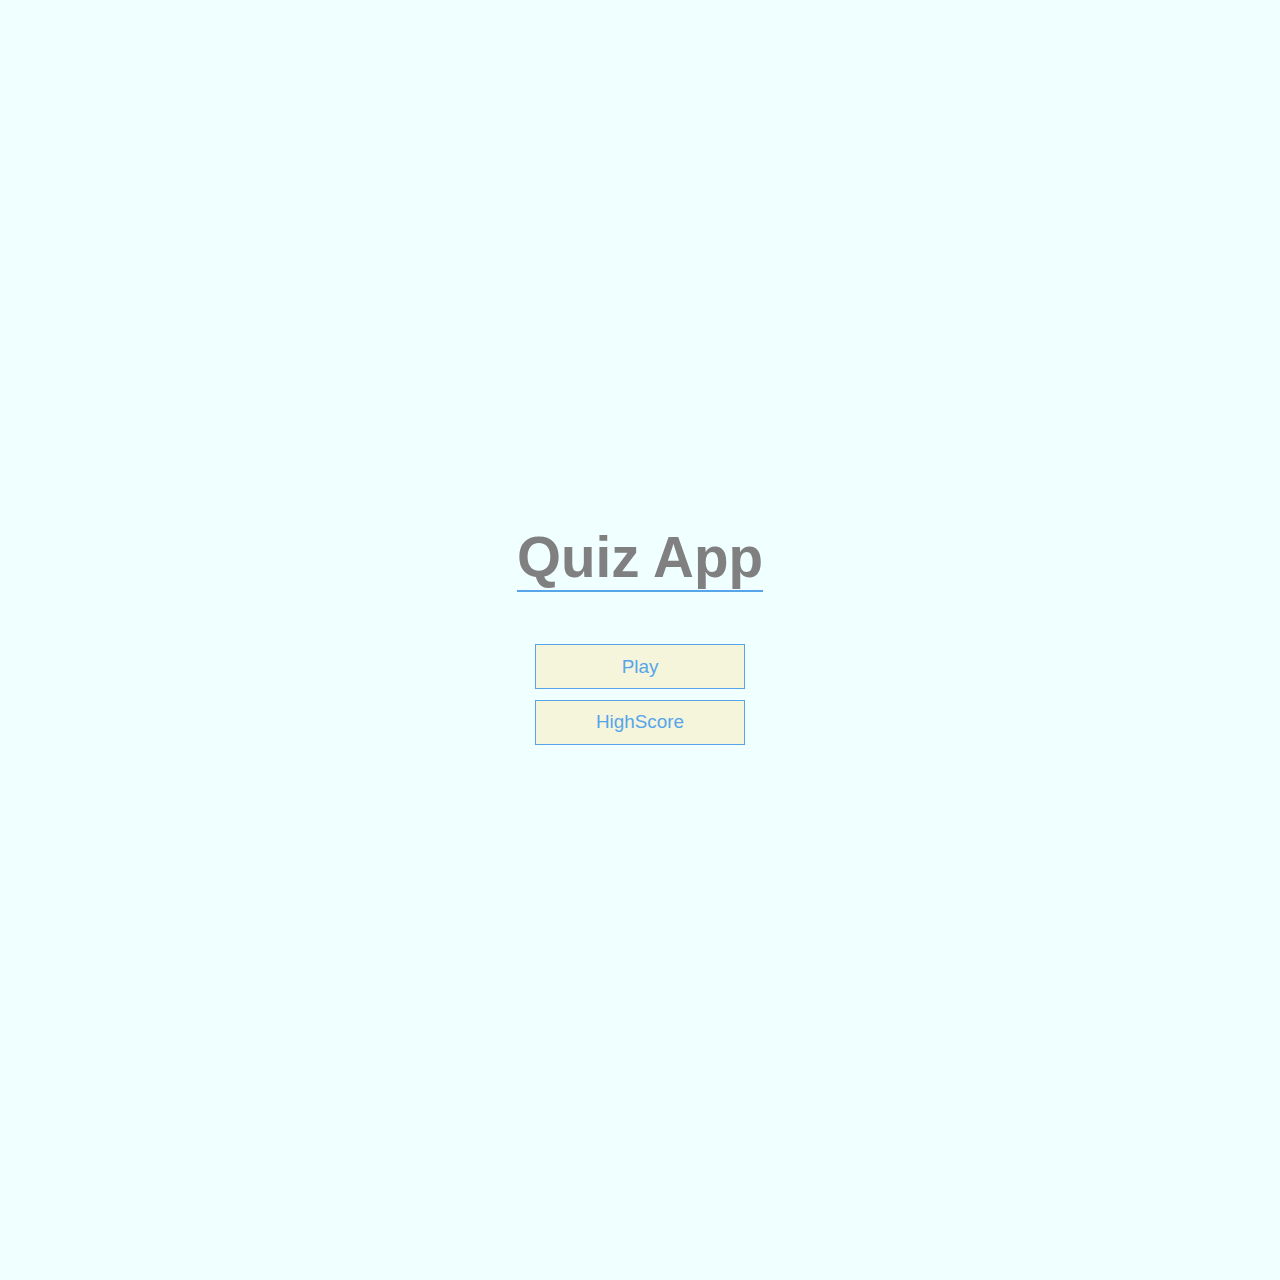
<file: E-learning Website/Web App/index.html>
<!DOCTYPE html>
<html lang="en">
<head>
    <meta charset="UTF-8">
    <meta name="viewport" content="width=device-width, initial-scale=1.0">
    <title>Quiz</title>
    <link rel="stylesheet" href="app.css">
</head>
<body>
    <div class="container">
        <div id="home" class="flex-center flex-column">
            <h1>Quiz App</h1>
            <a class="btn" href="game.html">Play</a>
            <a class="btn" href="highscore.html">HighScore</a>
        </div>
    </div>
</body>
</html>
</file>
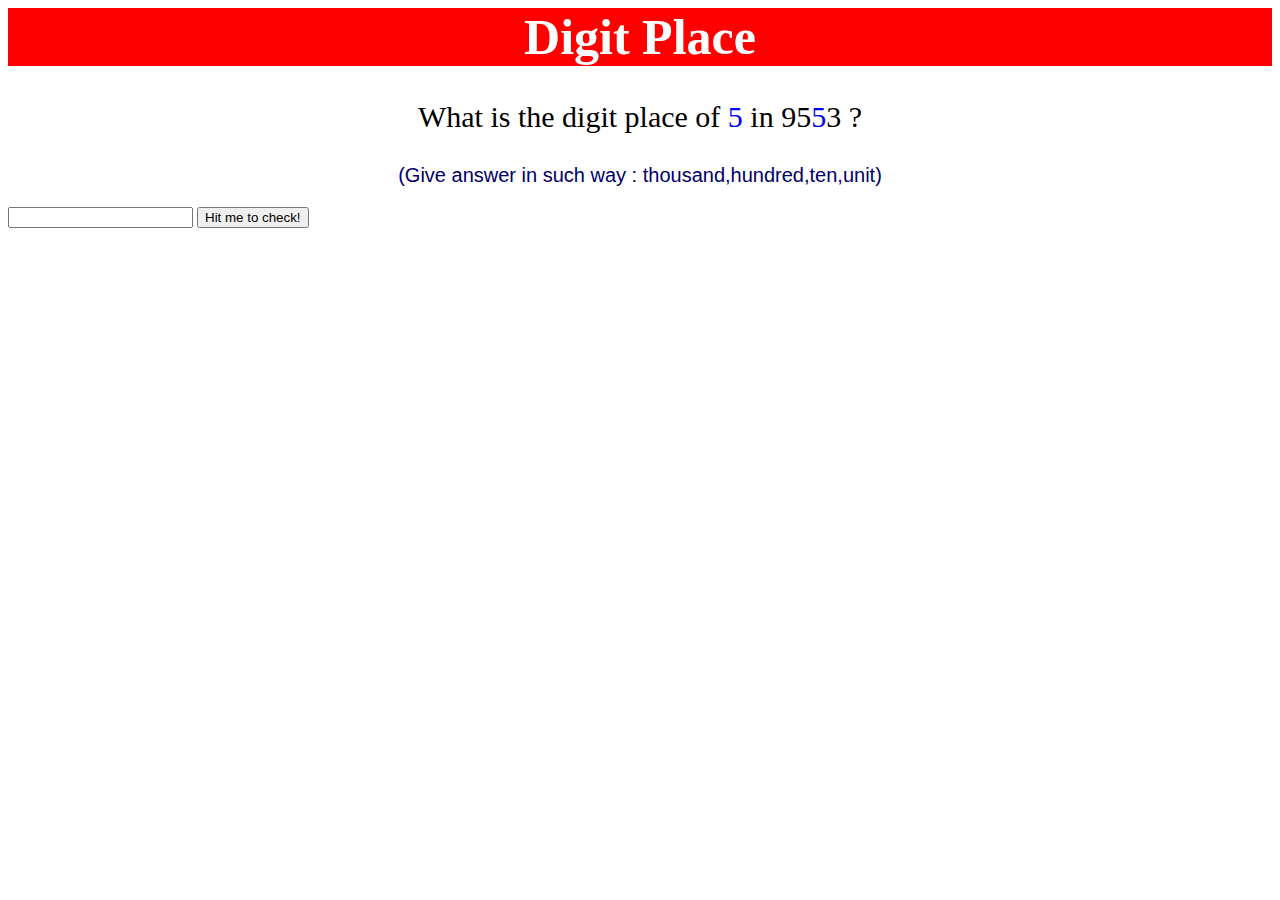
<file: E-learning Website/Second Standard/Digit_Place.html>
<!-- 
Open it in Google Chrome.
 -->
<html>
<head>
<title>Home Page</title>
<link rel="stylesheet" href="f.css"></link>

</head>
<body>
<h1 align="Center" id="s">Digit Place</h1>
<p id="b" align="center"></p>
<p id="y" align="center"></p>
<p id="op" align="center"></p>
<input type="text" id='ans'>
<script>
function getRandomInt(min,max)
{
  return Math.floor(Math.random()*(max-min+1))+min;
}
	var a = getRandomInt(100,9999),atemp=a; 
	var t=atemp.toString().length;
	var arr=[];
	var temp,tmp,dig_place,res;
	if  (t==3){
	  		arr[0]="#";

		for (var i =t;i>0;i--){
		  	console.log(arr);
		 	arr[i]=atemp%10;
		 	atemp=Math.trunc(atemp/10);
		}
	}else{
		for (var i =t;i>0;i--){
		  	console.log(arr);
		 	arr[i-1]=atemp%10;
		 	atemp=Math.trunc(atemp/10);
		}
	}
	if (t==4){
		tmp=getRandomInt(0,t-1);
	}else{
		tmp=getRandomInt(1,t-1);
	}

	var Q=arr[tmp];
	dig_place=["thousand","hundred","ten","unit"];

//changes start

document.getElementById("b").innerHTML="What is the digit place of "+"<span style=\"color:blue\">"+Q+"</span>"+" in ";                     
var n;                                                                                                                                                                                                                              
if(t==3)
{
n=1;
}
else
{
n=0;
}
for(var j=n;j<=3;j++)
{
if(j==tmp)
{
document.getElementById("b").innerHTML+="<span style=\"color:blue\">"+arr[j]+"</span>";
}
else
{
document.getElementById("b").innerHTML+=arr[j];
}
}
document.getElementById("b").innerHTML+=" ?";

//changes end	
	
document.getElementById("y").innerHTML="(Give answer in such way : thousand,hundred,ten,unit)";
res=dig_place[tmp];
console.log("Res =>"+res)


function myfun(){
	var x =document.getElementById('ans').value;
	if (res==x){
		document.getElementById("op").innerHTML="Right Answer!!";
	}else{
		document.getElementById("op").innerHTML="Sorry, Wrong Answer";
	}
}
</script>
<button type="button" onclick="myfun()" align="center">Hit me to check!</button>
</body>
</html>
</file>
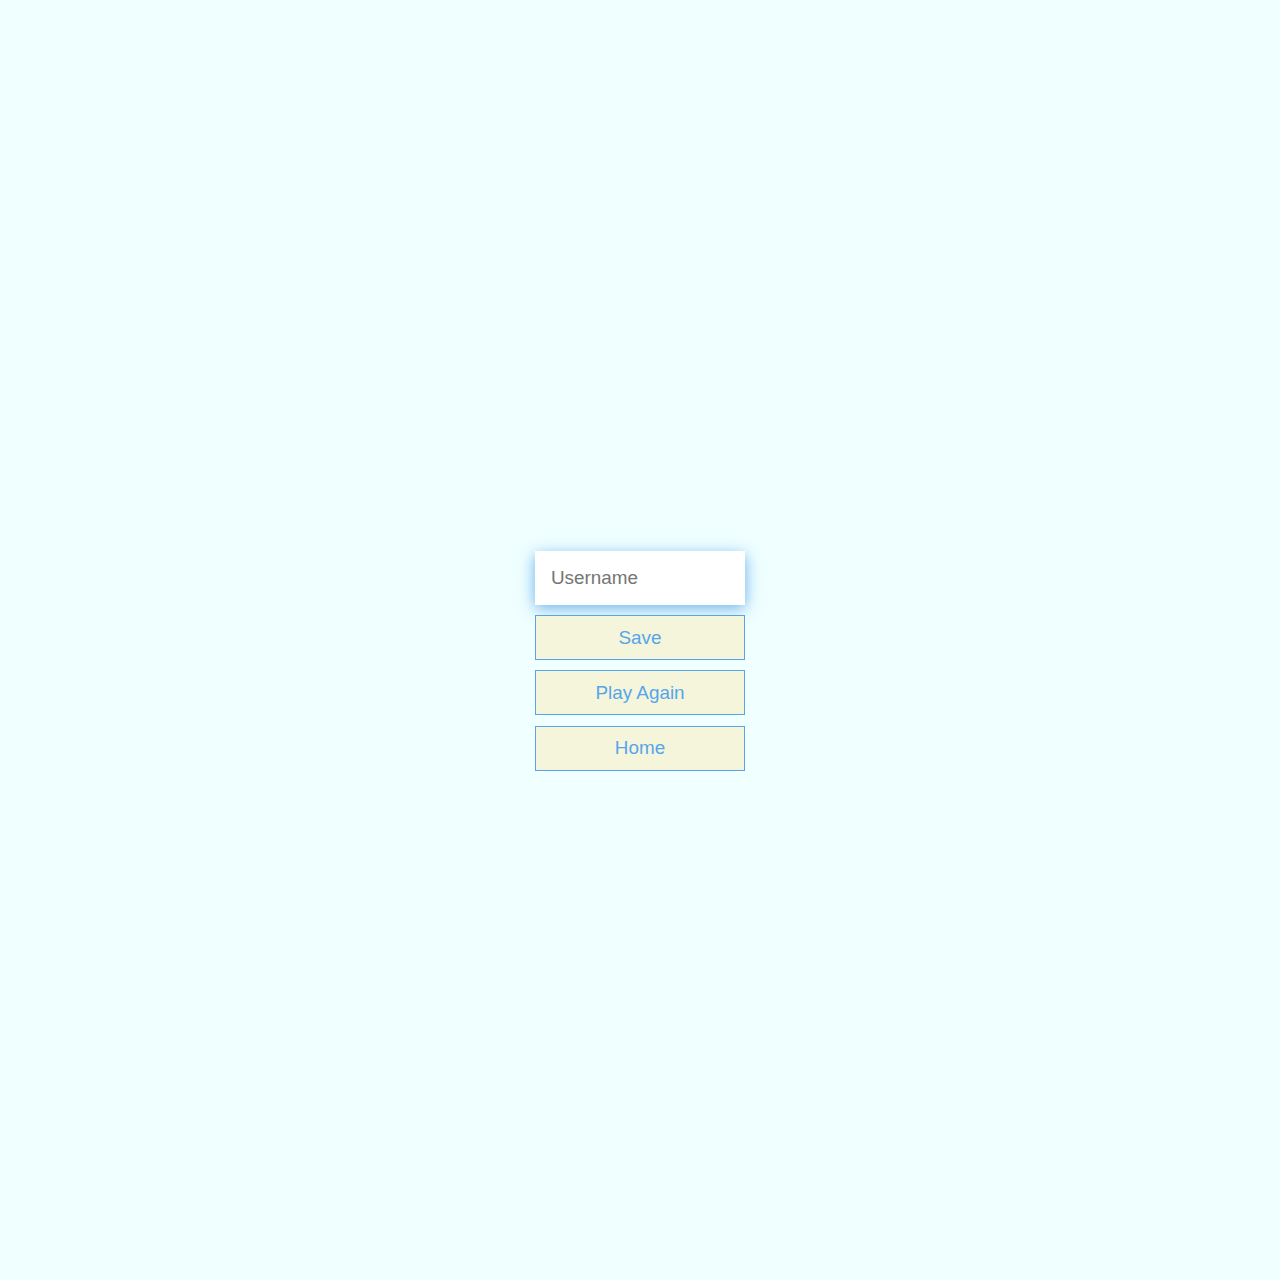
<file: E-learning Website/Web App/end.html>
<!DOCTYPE html>
<html lang="en">
<head>
    <meta charset="UTF-8">
    <meta name="viewport" content="width=device-width, initial-scale=1.0">
    <title>Final Score</title>
    <link rel="stylesheet" href="app.css">
</head>
<body>
    <div class="container">
        <div id="end" class="flex-center flex-column">
            <h1 id="finalscore">0</h1>
            <form action="">
                <input type="text" name="username" id="username" placeholder="Username">
                <button type="submit" class="btn" id="SaveBtn" onclick="saveHighScore(event)" disabled>
                    Save
                </button>
            </form>
            <a href="game.html" class="btn">Play Again</a>
            <a href="index.html" class="btn">Home</a>
        </div>
    </div>
    <script src="end.js"></script>
</body>
</html>
</file>
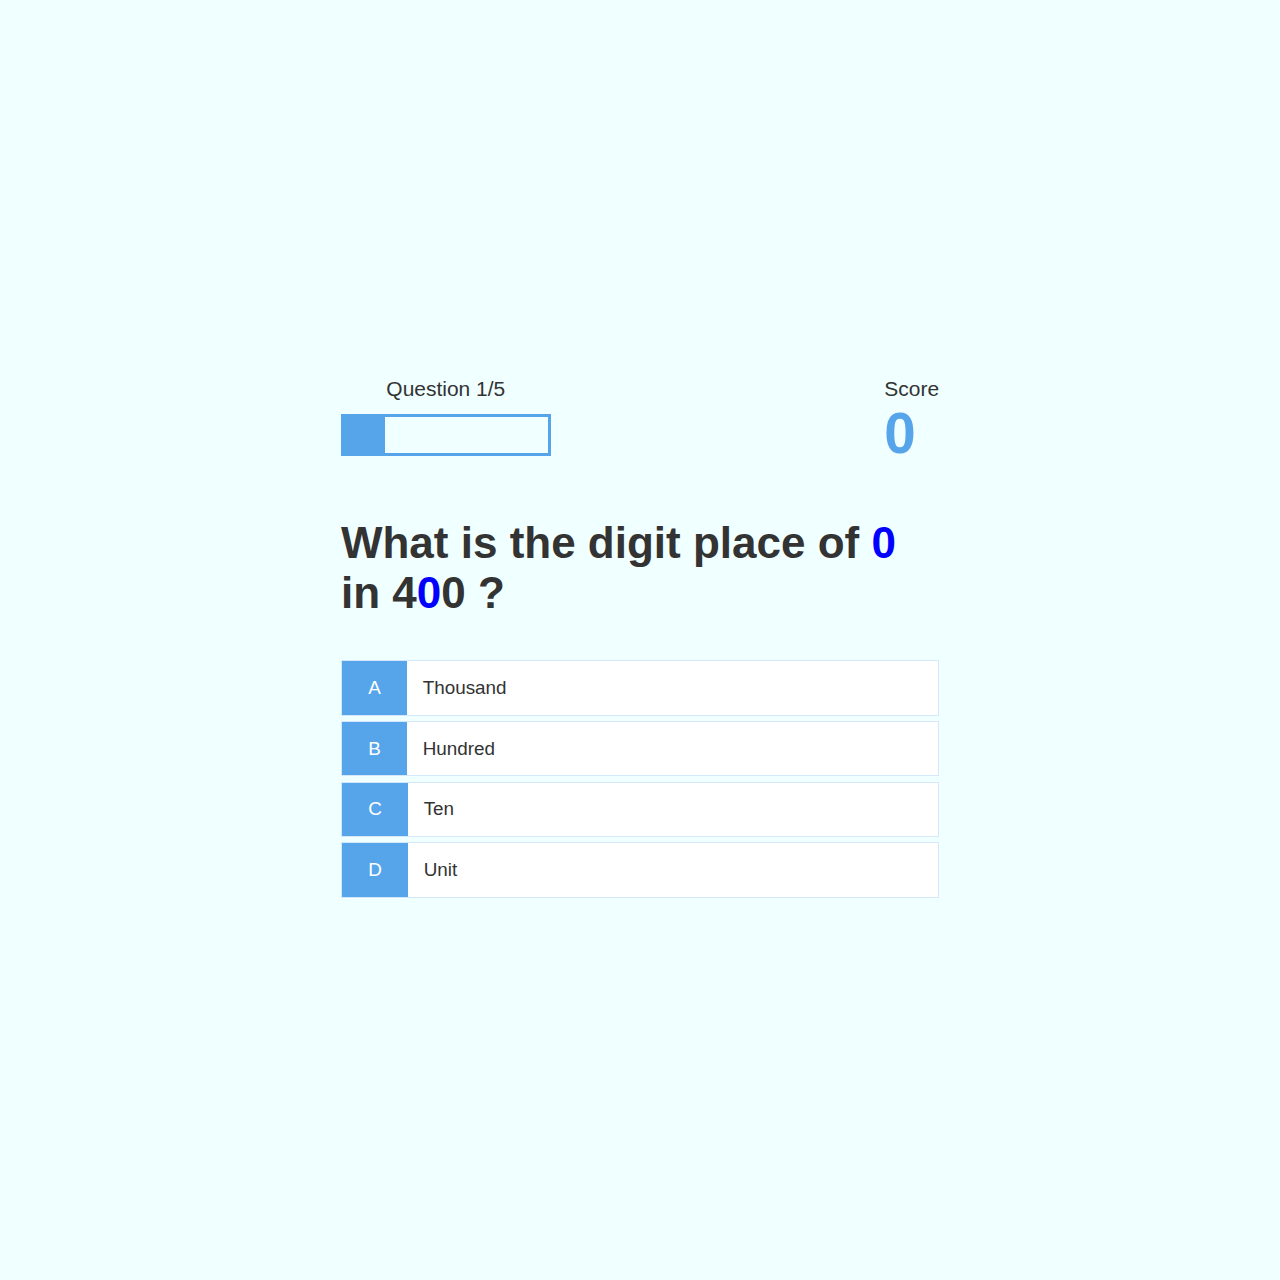
<file: E-learning Website/Web App/game.html>
<!DOCTYPE html>
<html lang="en">
<head>
    <meta charset="UTF-8">
    <meta name="viewport" content="width=device-width, initial-scale=1.0">
    <title>Game</title>
    <link rel="stylesheet" href="app.css">
    <link rel="stylesheet" href="game.css">
    
</head>
<body>
    <div class="container">
        <div id="game" class="justify-center flex-column">
            <div id="hud">
                <div id="hud-item">
                    <p id="ProgressText" class="hud-prefix">
                        Question
                    </p>
                    <div id="progress-bar">
                        <div id="progressBarFull">

                        </div>
                    </div>                        
                    </h1>
                </div>
                <div id="hud-item">
                    <p class="hud-prefix">
                        Score
                    </p>
                    <h1 class="hud-main-text" id="Score">
                        0
                    </h1>
                </div>
            </div>
            <h2 id="queID">What is answer to this question ?</h2>
            <div class="choice-container">
                <p class="choice-prefix">A</p>
                <p class="choice-text" data-no="1">CH 1</p>
            </div>
            <div class="choice-container">
                <p class="choice-prefix">B</p>
                <p class="choice-text" data-no="2">CH 2</p>
            </div>
            <div class="choice-container">
                <p class="choice-prefix">C</p>
                <p class="choice-text" data-no="3">CH 3</p>
            </div>
            <div class="choice-container">
                <p class="choice-prefix">D</p>
                <p class="choice-text" data-no="4">CH 4</p>
            </div>
        </div>
    </div>
    <script src="game.js"></script>
</body>
</html>
</file>
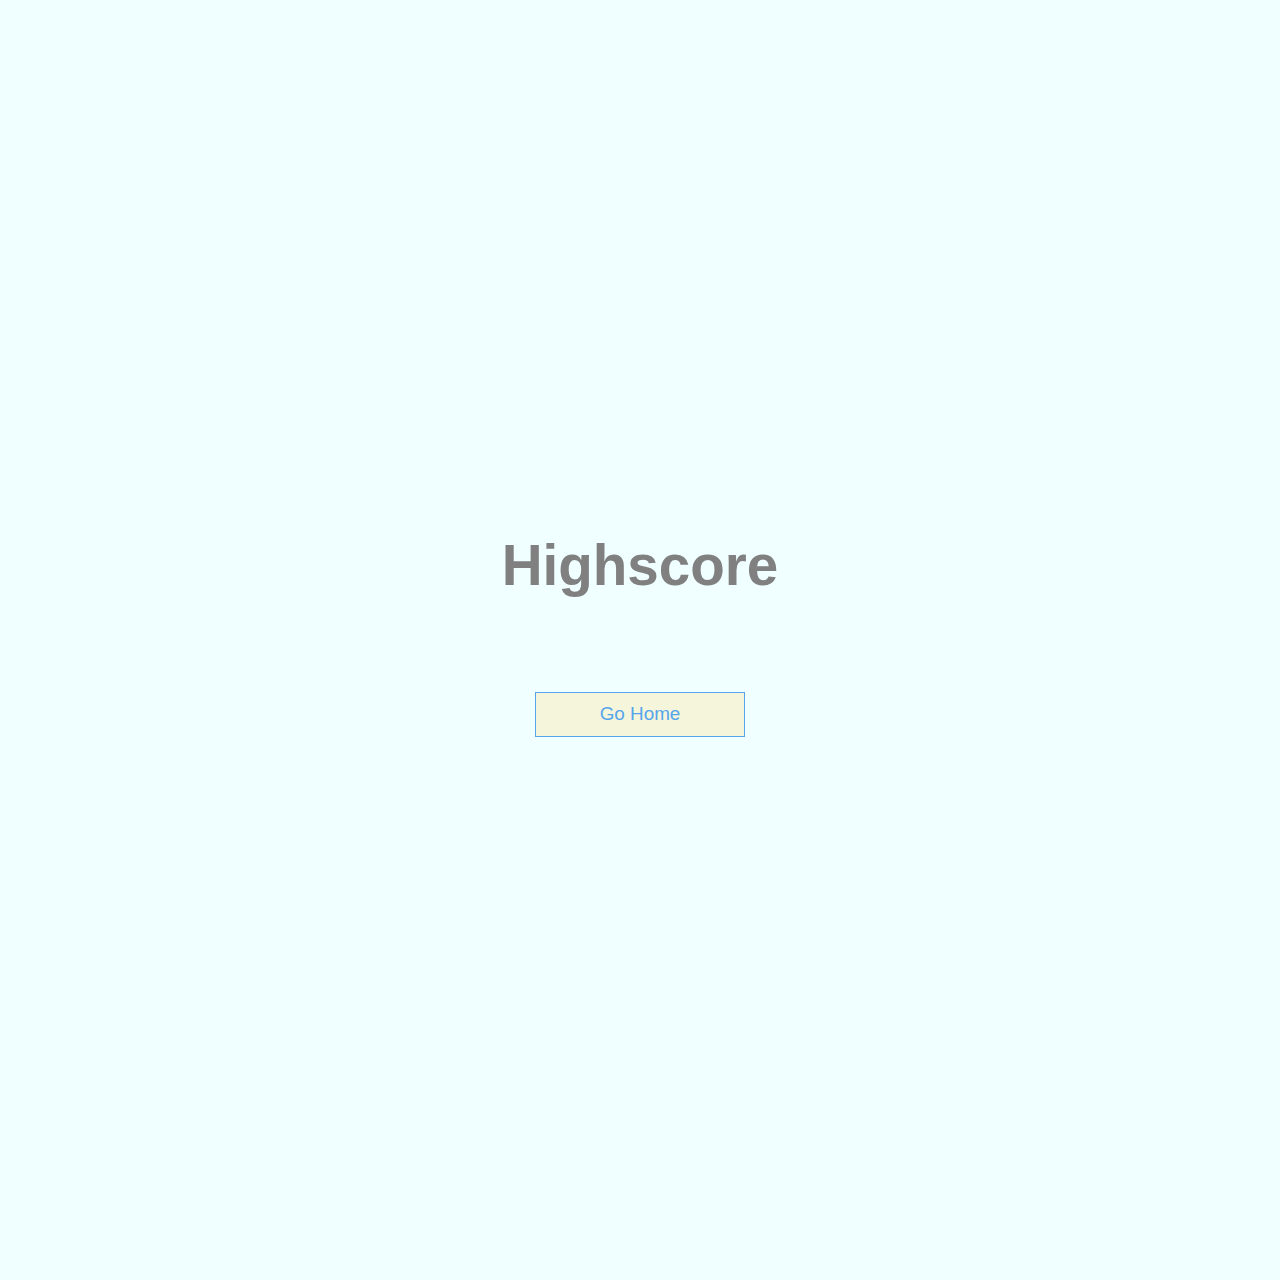
<file: E-learning Website/Web App/highscore.html>
<!DOCTYPE html>
<html lang="en">
<head>
    <meta charset="UTF-8">
    <meta name="viewport" content="width=device-width, initial-scale=1.0">
    <title>HighScore</title>
    <link rel="stylesheet" href="highscore.css">
    <link rel="stylesheet" href="app.css">
</head>
<body>
    <div class="container">
        <div id="highscore" class="flex-center flex-column">
            <h1 id="finalscore">Highscore</h1>
            <h1 id="finalscoreList"></h1>
            <a href="index.html" class="btn">Go Home</a>
        </div>
    </div>
    <script src="highscore.js"></script>
</body>
</html>
</file>
<file: E-learning Website/Web App/app.css>
:root{
    background-color: azure;
    font-size: 65.5%;
}
*{
    box-sizing: border-box;
    font-family: Arial, Helvetica, sans-serif;
    margin: 0;
    padding: 0;
    color: #333;
}
h1, h2,h3,h4 {
    margin-bottom: 1rem;
}
h1{
    font-size: 5.4rem;
    color: rgb(128, 128, 128);
    margin-bottom: 5rem;
}

#home h1{
    border-bottom: 0.2rem solid rgb(86, 165, 235);
}
#home h1:hover{
    color: rgb(86, 165, 235);
    border-bottom: 0.2rem solid rgb(250, 250, 215);
}
h1 > span{
    font-size: 2.4rem;
    font-weight: 500;
}
h2{
    font-size: 4.2rem;
    margin-bottom: 4rem;
    font-weight: 700;
}
h3{
    font-size: 2.8rem;
    font-weight: 500;
}
/* utilites */
.container{
    width: 50vw;/*(vw=view width) */
    height: 100vw;
    display: flex;              /*this are the*/
    justify-content: center;    /*three lines*/
    align-items: center;        /*lines hold box in center  */
    max-width: 80rem;
    margin :0 auto;
    padding: 2rem;
}
.container > * {
     width: 100%;   
}
.flex-column{
    display: flex;
    flex-direction: column;
}
.flex-center{
    justify-content: center;
    align-items: center;
}
.justify-center{
    justify-content: center;
}
.text-center{
    text-align: center;
}
.hidden{
    display: none;
}
.btn{
    font-size: 1.8rem;
    padding: 1rem 0;
    width: 20rem;
    text-align: center;
    border: 0.1rem solid #56a5eb;
    margin-bottom: 1rem;
    text-decoration: none;
    color: #56a5eb;
    background-color: beige;
}
.btn:hover{
    cursor: pointer;
    color: beige;
    background-color: rgb(86, 165, 235);
    box-shadow: 0 0.4rem 1.4rem rgba(17, 61, 83, 0.5);
    transform: translateY(-0.1rem);
    transition: transform 150ms;
}
.btn[disabled]:hover{
    color: #56a5eb;
    background-color: beige;
    box-shadow: none;
    cursor:not-allowed;
    transform:none;
}
/* Forms */
form{
    width: 100%;
    display: flex;
    flex-direction: column;
    align-items: center;
}
input{
    width: 20rem;
    padding: 1.5rem;
    margin-bottom: 1rem;
    font-size: 1.8rem;
    border: none;
    box-shadow: 0 0.4rem 1.4rem rgba(86, 165, 235, 0.9);    
}
</file>
<file: E-learning Website/Second Standard/f.css>
﻿h1{
color:#fff;
font-size : 50px;
background-color:#F00;
}
p{
font-size:30px;
}
#y{
font-family:sans-serif;
font-size:20px;
color:#006
}
#op{
font-size:15px;
}
</file>
<file: E-learning Website/Web App/game.css>
.choice-container{
    display: flex;
    margin-bottom: 0.5rem;
    widows: 100%;
    font-size: 1.8rem;
    border: 0.1rem solid rgb(86,165,235,0.25);
    background-color: #fff;
}
.choice-container:hover{
    cursor: pointer;
    box-shadow: 0 0.4rem 1.4rem rgba(86,185,235,0.5);
    transform: translateY(-0.1rem);
    transition: transform 150ms;
}
.choice-prefix{
    padding: 1.5rem 2.5rem;
    background-color: #56a5eb;
    color: white;
}
.choice-text{
    padding: 1.5rem;
    width: 100%;
}
.correct{
    background-color: rgb(123, 255, 47);
    box-shadow: 0 0.4rem 1.4rem rgba(123, 255, 47,0.8);

}
.incorrect{
    background-color: rgb(250, 17, 17);
    box-shadow: 0 0.4rem 1.4rem rgba(241, 23, 23,0.5);
}

h1{
    color: rgb(86, 165, 235);
    border-bottom: none;
}
#hud{
    display: flex;
    justify-content: space-between;
}
.hud-prefix{
    text-align:center;
    font-size: 2rem;
}
#progress-bar{
width: 20rem;
height: 4rem;
border: 0.3rem solid #56a5eb;
margin-top: 1.25rem;
}
#progressBarFull{
    height:3.4rem;
    background-color: #56a5eb;
    width: 0%;
}
</file>
<file: E-learning Website/Web App/highscore.css>
#finalscoreList{
    list-style: none;
    padding-left: 0;
    margin-bottom: 4rem;
}
.high-score{
    font-size: 2.8rem;
    margin-bottom: 0.5rem;
}

.high-score:hover{
    transform: scale(1.05);
}
</file>
